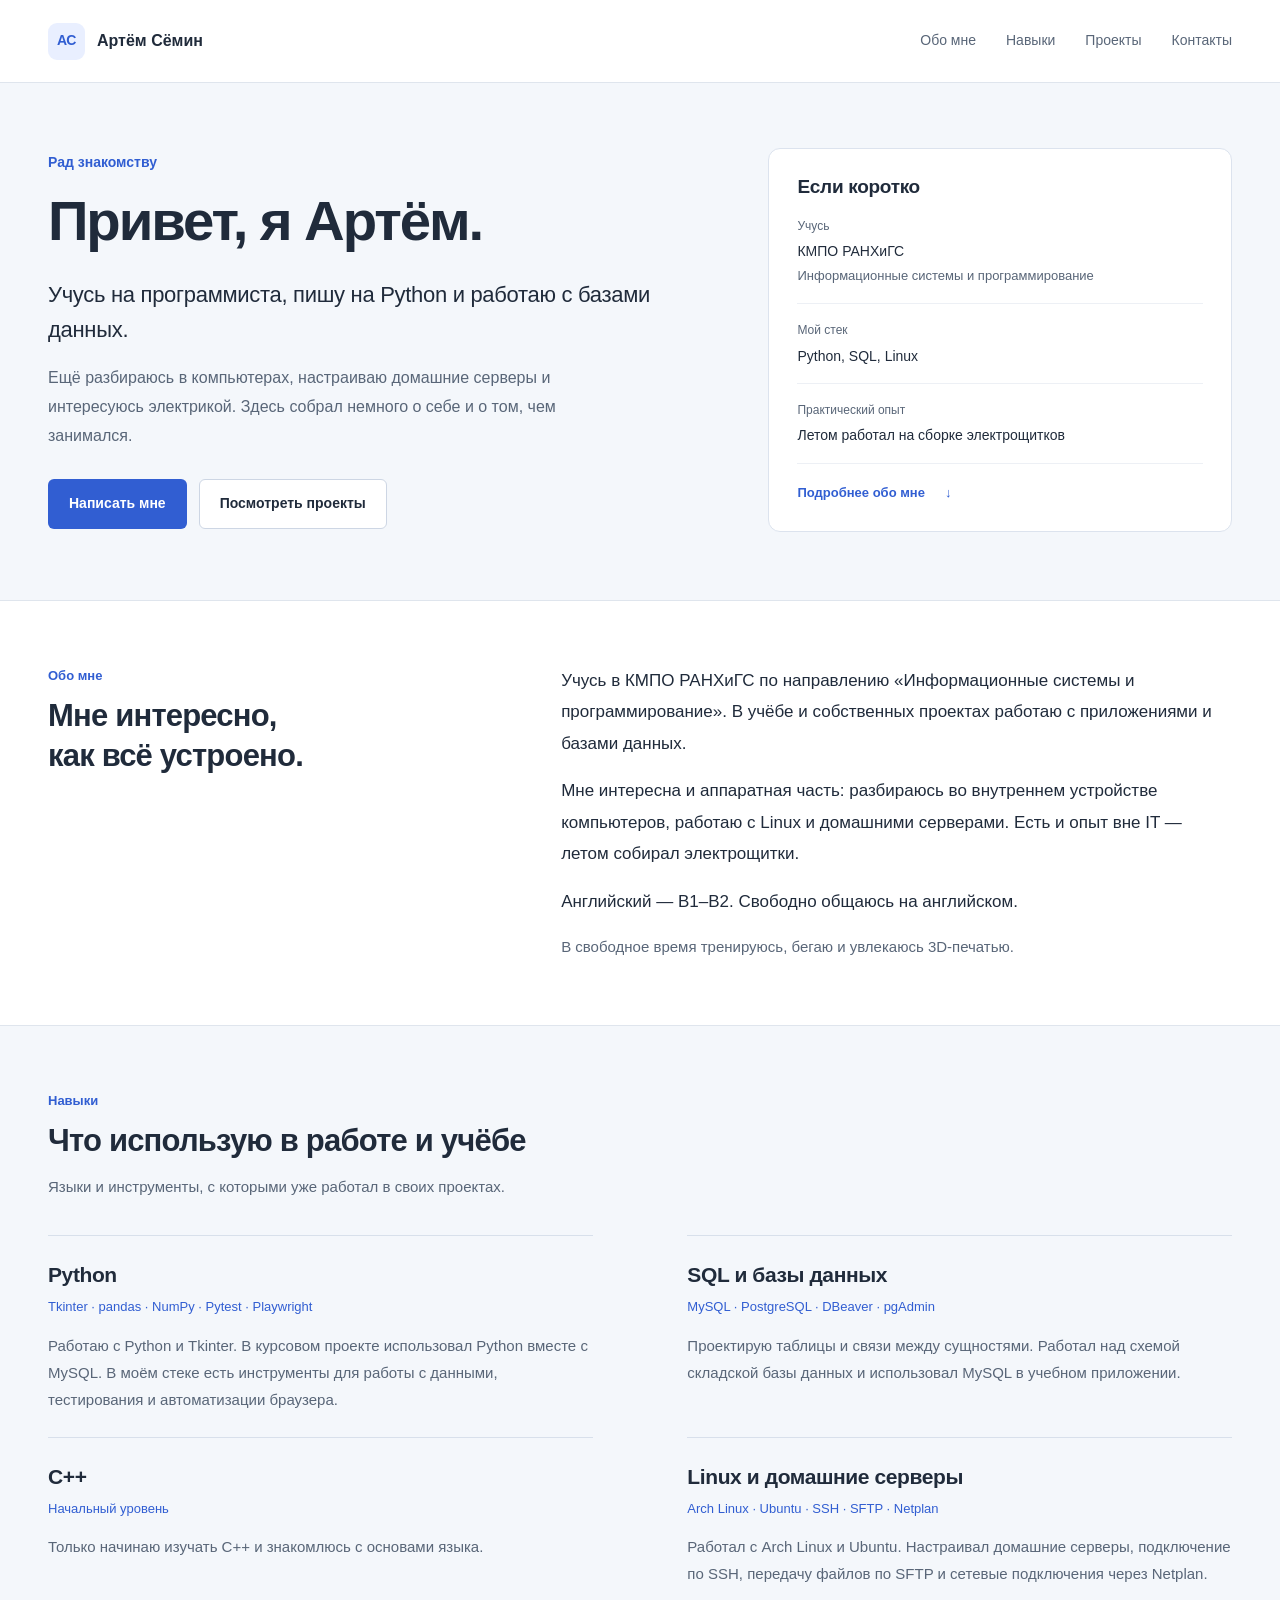
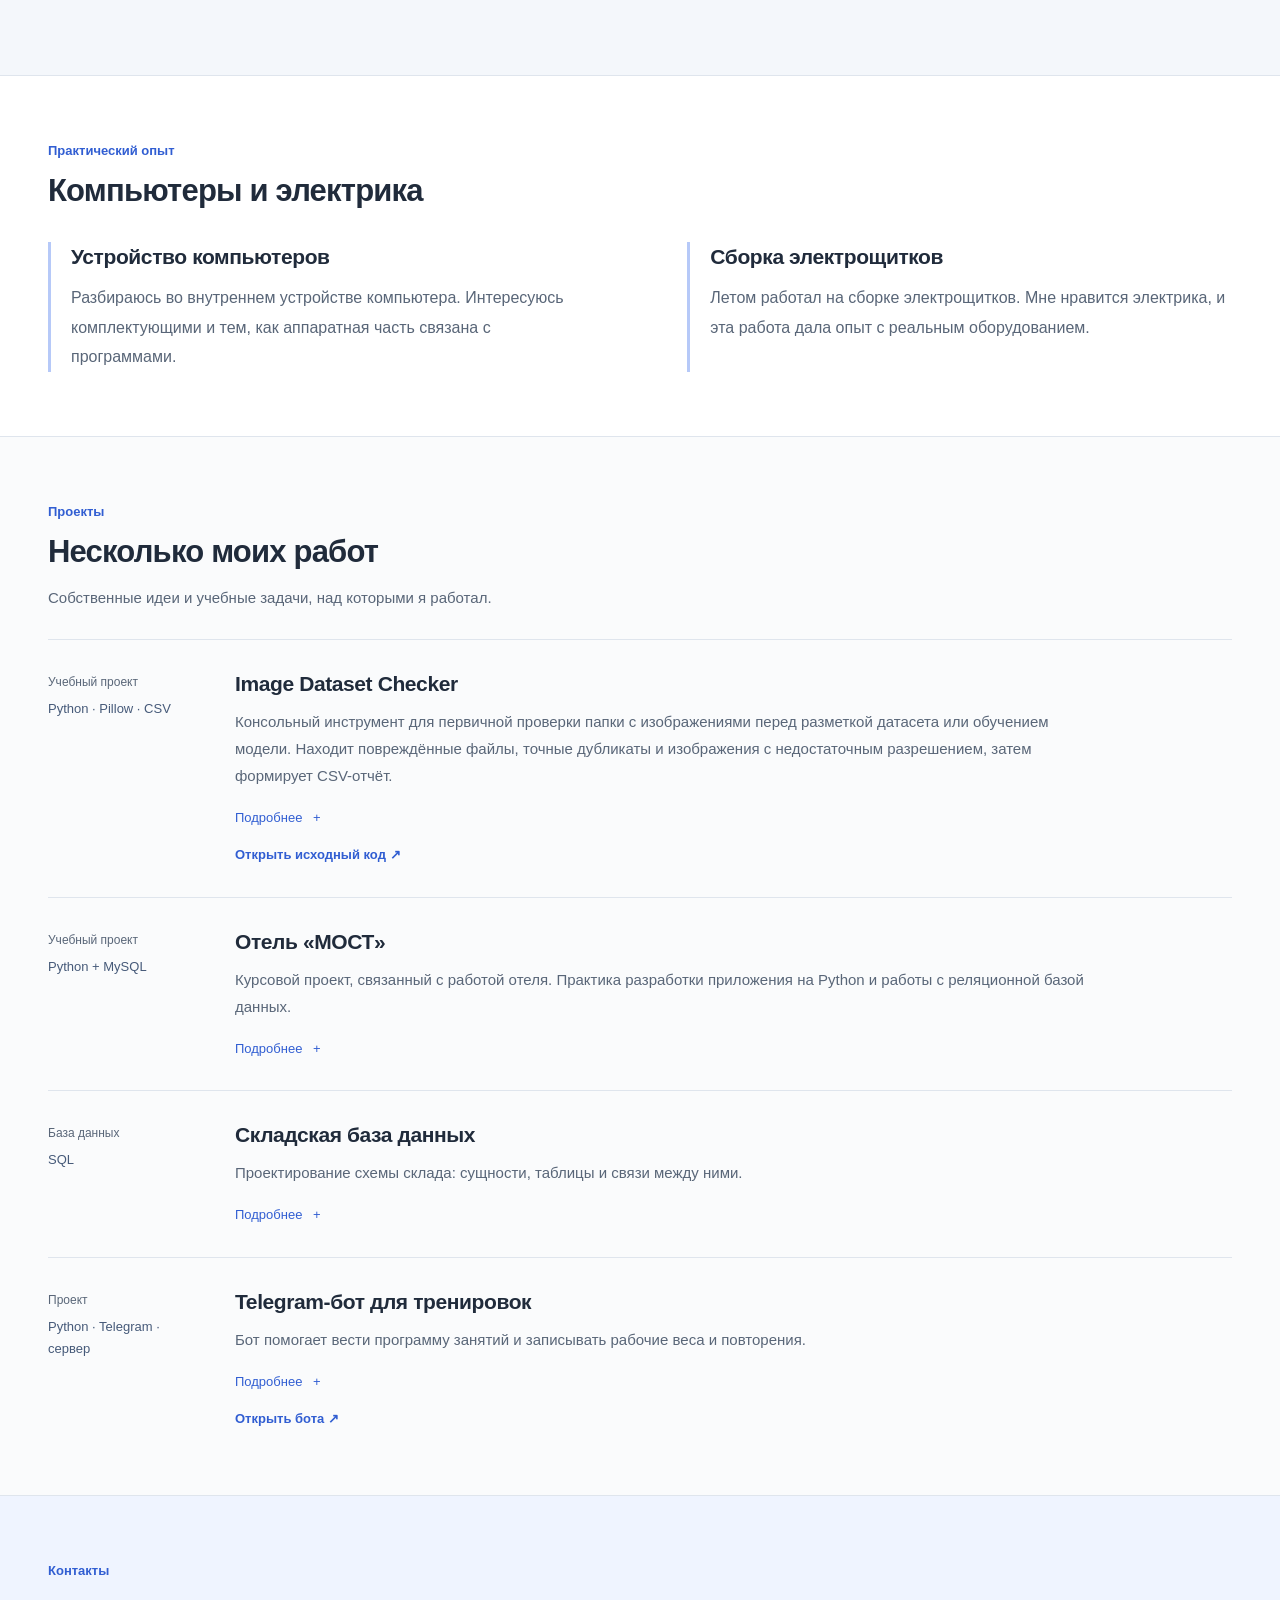
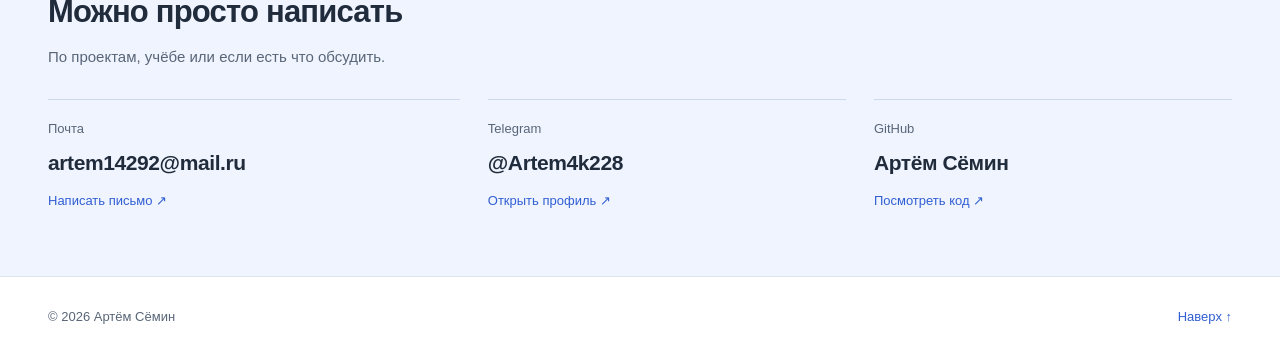
<file: index.html>
<!doctype html>
<html lang="ru">
<head>
  <meta charset="utf-8">
  <meta name="viewport" content="width=device-width, initial-scale=1">
  <meta name="description" content="Личный сайт Артёма Сёмина: программирование, компьютеры, электрика. Мои навыки, опыт, проекты и контакты.">
  <meta name="theme-color" content="#ffffff">
  <meta property="og:title" content="Артём Сёмин — личный сайт">
  <meta property="og:description" content="Обо мне, моих навыках и проектах. Python, SQL, Linux и техника.">
  <meta property="og:type" content="website">
  <title>Артём Сёмин — личный сайт</title>
  <link rel="icon" href="assets/favicon.svg" type="image/svg+xml">
  <link rel="stylesheet" href="styles.css">
  <script src="data.js?v=4" defer></script>
  <script src="app.js" defer></script>
</head>
<body>
  <a class="skip-link" href="#main">Перейти к содержанию</a>
  <div id="top">
    <header class="site-header"><div class="container header-inner">
      <a class="brand" href="#top" aria-label="Артём Сёмин — наверх"><span class="brand-initials" aria-hidden="true">АС</span><span>Артём Сёмин</span></a>
      <nav class="nav" aria-label="Навигация"><a href="#about">Обо мне</a><a href="#skills">Навыки</a><a href="#projects">Проекты</a><a href="#contact">Контакты</a></nav>
    </div></header>
    <main id="main">
      <section class="hero" aria-labelledby="hero-title"><div class="container hero-layout">
        <div class="hero-copy"><p class="hello">Рад знакомству</p><h1 id="hero-title">Привет, я Артём.</h1><p class="hero-lead">Учусь на программиста, пишу на Python и работаю с базами данных.</p><p class="hero-description">Ещё разбираюсь в компьютерах, настраиваю домашние серверы и интересуюсь электрикой. Здесь собрал немного о себе и о том, чем занимался.</p><div class="hero-actions"><a class="button primary" href="#contact">Написать мне</a><a class="button secondary" href="#projects">Посмотреть проекты</a></div></div>
        <aside class="quick-about" aria-labelledby="quick-title"><h2 id="quick-title">Если коротко</h2><dl><div><dt>Учусь</dt><dd>КМПО РАНХиГС<br><span>Информационные системы и программирование</span></dd></div><div><dt>Мой стек</dt><dd>Python, SQL, Linux</dd></div><div><dt>Практический опыт</dt><dd>Летом работал на сборке электрощитков</dd></div></dl><a href="#about">Подробнее обо мне <span aria-hidden="true">↓</span></a></aside>
      </div></section>

      <section class="section about-section" id="about" aria-labelledby="about-title"><div class="container about-layout"><div><p class="eyebrow">Обо мне</p><h2 id="about-title">Мне интересно, <br>как всё устроено.</h2></div><div class="about-copy"><p>Учусь в КМПО РАНХиГС по направлению «Информационные системы и программирование». В учёбе и собственных проектах работаю с приложениями и базами данных.</p><p>Мне интересна и аппаратная часть: разбираюсь во внутреннем устройстве компьютеров, работаю с Linux и домашними серверами. Есть и опыт вне IT — летом собирал электрощитки.</p><p>Английский — B1–B2. Свободно общаюсь на английском.</p><p class="personal-note">В свободное время тренируюсь, бегаю и увлекаюсь 3D-печатью.</p></div></div></section>

      <section class="section skills-section" id="skills" aria-labelledby="skills-title"><div class="container"><div class="section-heading"><p class="eyebrow">Навыки</p><h2 id="skills-title">Что использую в работе и учёбе</h2><p>Языки и инструменты, с которыми уже работал в своих проектах.</p></div><div class="skills-grid">
        <article class="skill"><h3>Python</h3><p class="tools">Tkinter · pandas · NumPy · Pytest · Playwright</p><p>Работаю с Python и Tkinter. В курсовом проекте использовал Python вместе с MySQL. В моём стеке есть инструменты для работы с данными, тестирования и автоматизации браузера.</p></article>
        <article class="skill"><h3>SQL и базы данных</h3><p class="tools">MySQL · PostgreSQL · DBeaver · pgAdmin</p><p>Проектирую таблицы и связи между сущностями. Работал над схемой складской базы данных и использовал MySQL в учебном приложении.</p></article>
        <article class="skill"><h3>C++</h3><p class="tools">Начальный уровень</p><p>Только начинаю изучать C++ и знакомлюсь с основами языка.</p></article>
        <article class="skill"><h3>Linux и домашние серверы</h3><p class="tools">Arch Linux · Ubuntu · SSH · SFTP · Netplan</p><p>Работал с Arch Linux и Ubuntu. Настраивал домашние серверы, подключение по SSH, передачу файлов по SFTP и сетевые подключения через Netplan.</p></article>
      </div></div></section>

      <section class="section practice-section" id="practice" aria-labelledby="practice-title"><div class="container"><div class="section-heading"><p class="eyebrow">Практический опыт</p><h2 id="practice-title">Компьютеры и электрика</h2></div><div class="practice-grid"><article><h3>Устройство компьютеров</h3><p>Разбираюсь во внутреннем устройстве компьютера. Интересуюсь комплектующими и тем, как аппаратная часть связана с программами.</p></article><article><h3>Сборка электрощитков</h3><p>Летом работал на сборке электрощитков. Мне нравится электрика, и эта работа дала опыт с реальным оборудованием.</p></article></div></div></section>

      <section class="section projects-section" id="projects" aria-labelledby="projects-title"><div class="container"><div class="section-heading"><p class="eyebrow">Проекты</p><h2 id="projects-title">Несколько моих работ</h2><p>Собственные идеи и учебные задачи, над которыми я работал.</p></div><div class="project-list">
        <article class="project" id="project-image-dataset-checker"><div class="project-side"><span>Учебный проект</span><strong>Python · Pillow · CSV</strong></div><div class="project-body"><h3>Image Dataset Checker</h3><p>Консольный инструмент для первичной проверки папки с изображениями перед разметкой датасета или обучением модели. Находит повреждённые файлы, точные дубликаты и изображения с недостаточным разрешением, затем формирует CSV-отчёт.</p><details><summary>Подробнее</summary><p>Проект рекурсивно обрабатывает BMP, GIF, JPEG, PNG, TIFF и WEBP, определяет формат и размеры изображения, считает SHA-256 для поиска точных копий и сохраняет результаты в отчёт.</p><p>Это учебный проект. Он помогает подготовить исходные изображения к следующему этапу работы, но не оценивает качество разметки объектов.</p></details><a class="project-link" data-project-link="dataset-checker" hidden target="_blank" rel="noopener noreferrer">Открыть исходный код ↗</a></div></article>
        <article class="project" id="project-hotel"><div class="project-side"><span>Учебный проект</span><strong>Python + MySQL</strong></div><div class="project-body"><h3>Отель «МОСТ»</h3><p>Курсовой проект, связанный с работой отеля. Практика разработки приложения на Python и работы с реляционной базой данных.</p><details><summary>Подробнее</summary><p>Работал над проектом в PyCharm с использованием Python и MySQL, а также готовил отчёт и проектную документацию.</p></details><a class="project-link" data-project-link="hotel" hidden target="_blank" rel="noopener noreferrer">Открыть проект ↗</a></div></article>
        <article class="project" id="project-warehouse"><div class="project-side"><span>База данных</span><strong>SQL</strong></div><div class="project-body"><h3>Складская база данных</h3><p>Проектирование схемы склада: сущности, таблицы и связи между ними.</p><details><summary>Подробнее</summary><p>Продумывал структуру базы и уточнял связи между сущностями. Основной фокус — понятная реляционная схема для будущего приложения.</p></details><a class="project-link" data-project-link="warehouse" hidden target="_blank" rel="noopener noreferrer">Открыть проект ↗</a></div></article>
        <article class="project" id="project-training-bot"><div class="project-side"><span>Проект</span><strong>Python · Telegram · сервер</strong></div><div class="project-body"><h3>Telegram-бот для тренировок</h3><p>Бот помогает вести программу занятий и записывать рабочие веса и повторения.</p><details><summary>Подробнее</summary><p>Проект написан на Python с использованием aiogram и aiomysql. Для размещения бота я настраивал собственный сервер.</p></details><a class="project-link" data-project-link="training-bot" hidden target="_blank" rel="noopener noreferrer">Открыть бота ↗</a></div></article>
      </div></div></section>

      <section class="section contact-section" id="contact" aria-labelledby="contact-title"><div class="container"><div class="contact-heading"><div><p class="eyebrow">Контакты</p><h2 id="contact-title">Можно просто написать</h2><p id="contact-note">По проектам, учёбе или если есть что обсудить.</p></div></div><div class="contact-list"><a data-contact="email" hidden><span class="contact-kind">Почта</span><span class="contact-value"></span><span class="contact-hint">Написать письмо ↗</span></a><a data-contact="telegram" hidden target="_blank" rel="noopener noreferrer"><span class="contact-kind">Telegram</span><span class="contact-value"></span><span class="contact-hint">Открыть профиль ↗</span></a><a data-contact="github" hidden target="_blank" rel="noopener noreferrer"><span class="contact-kind">GitHub</span><span class="contact-value"></span><span class="contact-hint">Посмотреть код ↗</span></a></div><noscript><p class="no-script">Для отображения контактов из файла настроек нужен JavaScript.</p></noscript></div></section>
    </main>
    <footer class="site-footer"><div class="container footer-inner"><span>© <span id="year">2026</span> Артём Сёмин</span><a href="#top">Наверх ↑</a></div></footer>
  </div>
</body>
</html>
</file>
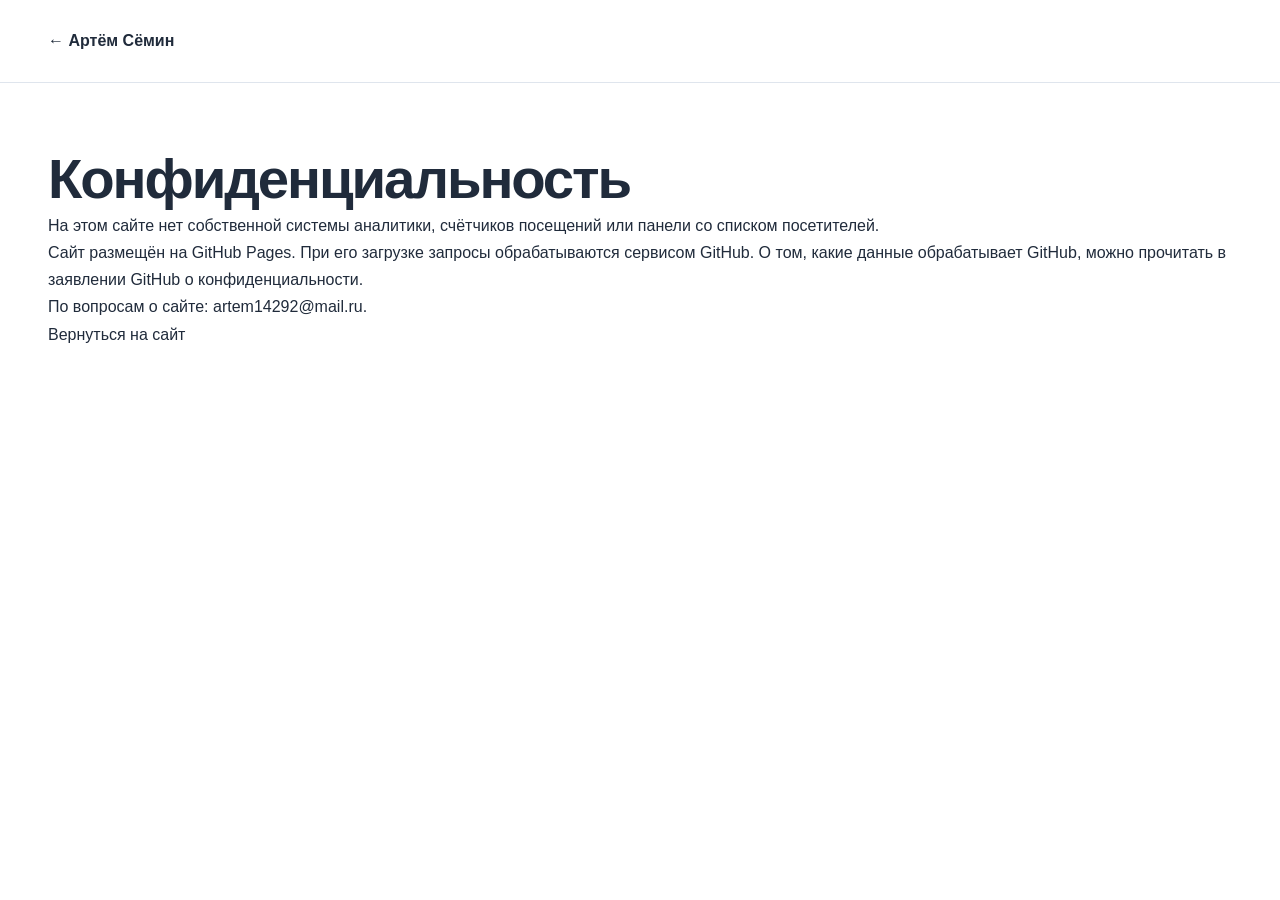
<file: privacy.html>
<!doctype html>
<html lang="ru">
<head>
  <meta charset="utf-8">
  <meta name="viewport" content="width=device-width, initial-scale=1">
  <title>Конфиденциальность — Артём Сёмин</title>
  <meta name="robots" content="noindex">
  <link rel="stylesheet" href="styles.css">
  <link rel="icon" href="assets/favicon.svg" type="image/svg+xml">
</head>
<body>
  <header class="site-header"><div class="container header-inner"><a class="brand" href="index.html">← Артём Сёмин</a></div></header>
  <main class="container section">
    <h1>Конфиденциальность</h1>
    <p>На этом сайте нет собственной системы аналитики, счётчиков посещений или панели со списком посетителей.</p>
    <p>Сайт размещён на GitHub Pages. При его загрузке запросы обрабатываются сервисом GitHub. О том, какие данные обрабатывает GitHub, можно прочитать в <a href="https://docs.github.com/en/site-policy/privacy-policies/github-general-privacy-statement">заявлении GitHub о конфиденциальности</a>.</p>
    <p>По вопросам о сайте: <a href="mailto:artem14292@mail.ru">artem14292@mail.ru</a>.</p>
    <p><a href="index.html">Вернуться на сайт</a></p>
  </main>
</body>
</html>
</file>
<file: styles.css>
:root {
  color-scheme: light;
  --ink: #202b3b;
  --muted: #596678;
  --blue: #315ed2;
  --blue-dark: #2449aa;
  --line: #dfe5ed;
  --soft: #f4f7fb;
  --font: "Segoe UI", Arial, sans-serif;
}
* { box-sizing: border-box; }
html { scroll-behavior: smooth; scroll-padding-top: 105px; }
body { margin: 0; font: 16px/1.7 var(--font); color: var(--ink); background: white; -webkit-font-smoothing: antialiased; }
h1,h2,h3,p,dl,dd { margin: 0; }
a { color: inherit; text-decoration: none; }
img { display: block; max-width: 100%; height: auto; }
[hidden] { display: none !important; }
::selection { background: #dce7ff; }
a,summary { -webkit-tap-highlight-color: transparent; touch-action: manipulation; }
a:focus-visible,summary:focus-visible { outline: 3px solid #8daafa; outline-offset: 5px; }
.container { width: min(1240px, calc(100% - 96px)); margin-inline: auto; }
.skip-link { position: absolute; top: -70px; left: 20px; z-index: 30; background: var(--ink); color: white; padding: 12px 20px; }
.skip-link:focus { top: 10px; }
.site-header { position: sticky; top: 0; z-index: 20; background: #fffffffa; border-bottom: 1px solid var(--line); }
.header-inner { min-height: 82px; display: flex; align-items: center; justify-content: space-between; gap: 24px; }
.brand { display: flex; align-items: center; gap: 12px; font-size: 16px; font-weight: 650; white-space: nowrap; }
.brand-initials { display: grid; place-items: center; width: 37px; height: 37px; border-radius: 9px; background: #e9efff; color: var(--blue); font-size: 14px; letter-spacing: -.5px; }
.nav { display: flex; gap: 30px; font-size: 14px; color: var(--muted); }
.nav a { padding-block: 12px; }
.nav a:hover,.nav a[aria-current="location"] { color: var(--blue); }
.hero { background: var(--soft); border-bottom: 1px solid var(--line); }
.hero-layout { display: grid; grid-template-columns: 1.35fr 1fr; gap: 8%; align-items: center; padding-block: 65px 68px; }
.hello { color: var(--blue); font-size: 14px; font-weight: 600; margin-bottom: 14px; }
h1 { font-size: clamp(38px,4.4vw,60px); font-weight: 650; line-height: 1.15; letter-spacing: -2.1px; }
.hero-lead { font-size: 22px; line-height: 1.6; margin-top: 23px; max-width: 620px; letter-spacing: -.3px; }
.hero-description { color: var(--muted); font-size: 16px; line-height: 1.8; margin-top: 17px; max-width: 590px; }
.hero-actions { display: flex; flex-wrap: wrap; gap: 12px; margin-top: 28px; }
.button { display: inline-flex; align-items: center; justify-content: center; padding: 12px 20px; border-radius: 6px; font-size: 14px; font-weight: 600; border: 1px solid transparent; transition: background .15s; }
.primary { background: var(--blue); color: white; }
.primary:hover { background: var(--blue-dark); }
.secondary { border-color: #cdd6e4; background: white; }
.secondary:hover { background: #edf2fa; }
.quick-about { border: 1px solid #dce3ee; border-radius: 12px; background: white; padding: 26px 28px; }
.quick-about h2 { font-size: 19px; letter-spacing: -.3px; font-weight: 650; }
.quick-about dl > div { padding-block: 16px; border-bottom: 1px solid #edf0f5; }
.quick-about dt { font-size: 12px; color: var(--muted); margin-bottom: 4px; }
.quick-about dd { font-size: 14px; line-height: 1.6; font-weight: 500; }
.quick-about dd span { display: block; font-weight: 400; color: var(--muted); font-size: 13px; margin-top: 4px; }
.quick-about > a { display: inline-flex; align-items: center; gap: 20px; color: var(--blue); font-size: 13px; font-weight: 600; margin-top: 18px; }
.section { padding-block: 64px; }
.eyebrow { color: var(--blue); font-size: 13px; font-weight: 600; margin-bottom: 9px; }
h2 { font-size: 31px; line-height: 1.3; font-weight: 650; letter-spacing: -.8px; }
.about-layout { display: grid; grid-template-columns: 1fr 1.65fr; gap: 9%; }
.about-copy { font-size: 17px; line-height: 1.85; }
.about-copy > p + p { margin-top: 16px; }
.personal-note { color: var(--muted); font-size: 15px; }
.skills-section { background: var(--soft); border-block: 1px solid var(--line); }
.section-heading > p:last-child:not(.eyebrow) { color: var(--muted); margin-top: 13px; font-size: 15px; }
.skills-grid { display: grid; grid-template-columns: repeat(2,minmax(0,1fr)); column-gap: 8%; margin-top: 35px; }
.skill { padding: 24px 0; border-top: 1px solid #d8e0eb; }
h3 { font-size: 21px; line-height: 1.4; font-weight: 650; letter-spacing: -.4px; }
.tools { color: var(--blue); font-size: 13px; line-height: 1.8; margin-top: 6px; }
.skill > p:last-child { margin-top: 13px; color: var(--muted); font-size: 15px; line-height: 1.8; }
.practice-grid { display: grid; grid-template-columns: repeat(2,minmax(0,1fr)); gap: 8%; margin-top: 30px; }
.practice-grid article { padding-left: 20px; border-left: 3px solid #b6c9f8; }
.practice-grid p { font-size: 16px; color: var(--muted); line-height: 1.85; margin-top: 12px; }
.projects-section { background: #fafbfc; border-block: 1px solid var(--line); }
.project-list { margin-top: 28px; }
.project { display: grid; grid-template-columns: 155px 1fr; gap: 32px; padding: 29px 0; border-top: 1px solid var(--line); }
.project:last-child { padding-bottom: 0; }
.project-side { padding-top: 3px; }
.project-side > span { display: block; font-size: 12px; color: var(--muted); }
.project-side strong { display: block; color: #465a79; font-size: 13px; font-weight: 500; margin-top: 6px; }
.project-side img { width: 155px; border-radius: 5px; margin-bottom: 9px; }
.project-body { max-width: 850px; }
.project-body > p { margin-top: 10px; color: var(--muted); font-size: 15px; line-height: 1.8; }
details { margin-top: 14px; }
summary { display: inline-block; color: var(--blue); cursor: pointer; font-size: 13px; list-style: none; font-weight: 500; }
summary::-webkit-details-marker { display: none; }
summary:after { content: " +"; margin-left: 7px; }
details[open] summary:after { content: " −"; }
details > p { color: var(--muted); font-size: 14px; line-height: 1.85; margin-top: 12px; }
.project-link { color: var(--blue); font-size: 13px; font-weight: 600; display: inline-block; margin-top: 14px; }
.contact-section { background: #eff4ff; }
.contact-heading p:last-child { margin-top: 12px; color: var(--muted); font-size: 15px; }
.contact-list { display: grid; grid-template-columns: 1.15fr 1fr 1fr; gap: 28px; margin-top: 30px; }
.contact-list a { display: flex; flex-direction: column; align-items: flex-start; border-top: 1px solid #ccd9f1; padding-top: 18px; }
.contact-kind { color: var(--muted); font-size: 13px; }
.contact-value { font-size: 21px; font-weight: 600; letter-spacing: -.4px; margin-top: 5px; overflow-wrap: anywhere; }
.contact-hint { color: var(--blue); font-size: 13px; margin-top: 9px; }
.contact-list a:hover .contact-value { color: var(--blue); }
.no-script { color: var(--muted); margin-top: 20px; }
.site-footer { background: white; border-top: 1px solid var(--line); }
.footer-inner { min-height: 79px; display: flex; align-items: center; justify-content: space-between; gap: 20px; color: var(--muted); font-size: 13px; }
.footer-inner a { color: var(--blue); }
@media(min-width:1600px){.container{width:min(1400px,calc(100% - 140px))}.hero-layout{padding-block:85px;gap:10%}.hero-lead{font-size:24px}.hero-description{font-size:17px}.quick-about{padding:32px}.section{padding-block:76px}}
@media(max-width:1000px){.container{width:calc(100% - 64px)}.hero-layout{gap:6%;grid-template-columns:1.3fr 1fr;padding-block:48px}h1{font-size:44px}.hero-lead{font-size:20px}.hero-description{font-size:15px}.quick-about{padding:23px}.button{font-size:13px;padding:11px 15px}.about-layout{gap:7%}.contact-value{font-size:18px}.project{grid-template-columns:140px 1fr}.project-side img{width:140px}}
@media(max-width:800px){.container{width:calc(100% - 48px)}.header-inner{min-height:76px}.brand{font-size:15px;gap:10px}.brand-initials{width:32px;height:32px;font-size:12px}.nav{gap:20px;font-size:13px}.hero-layout{grid-template-columns:1fr;gap:30px;padding-block:42px}.hero-copy{max-width:650px}.hero-lead{font-size:22px}.hero-description{font-size:16px;max-width:630px}h1{font-size:48px}.quick-about{padding:22px 24px}.quick-about dl{display:grid;grid-template-columns:repeat(3,minmax(0,1fr));gap:22px}.quick-about dl>div{border-bottom:0;padding-block:14px 0}.quick-about>a{margin-top:20px}.quick-about dd{font-size:13px}.quick-about dd span{font-size:12px}.section{padding-block:49px}h2{font-size:28px}.about-layout{grid-template-columns:1fr 1.6fr;gap:6%}.about-copy{font-size:15px}.skills-grid{column-gap:6%}.skill>p:last-child{font-size:14px}.tools{font-size:12px}.practice-grid{gap:6%}.practice-grid p{font-size:14px}.contact-list{gap:24px}.contact-value{font-size:16px}.contact-hint{font-size:12px}}
@media(max-width:600px){html{scroll-padding-top:126px}.container{width:calc(100% - 40px)}.header-inner{padding-block:13px 10px;min-height:104px;display:block}.brand{font-size:15px;gap:10px}.brand-initials{width:30px;height:30px;font-size:11px}.nav{justify-content:space-between;margin-top:8px;font-size:12px;gap:12px}.nav a{padding-block:4px}.hero-layout{padding-block:32px 34px;gap:26px}.hello{font-size:13px;margin-bottom:12px}h1{font-size:38px;letter-spacing:-1.5px}.hero-lead{font-size:20px;line-height:1.55;margin-top:18px}.hero-description{font-size:15px;line-height:1.8;margin-top:15px}.hero-actions{margin-top:23px;gap:9px}.button{padding:12px 15px;font-size:13px}.quick-about{display:none;padding:20px}.quick-about h2{font-size:18px}.quick-about dl{display:block}.quick-about dl>div{border-bottom:1px solid #edf0f5;padding-block:13px}.quick-about dt{font-size:11px}.quick-about dd{font-size:13px}.quick-about dd span{font-size:12px;margin-top:3px}.quick-about>a{font-size:12px;margin-top:15px}.section{padding-block:39px}.eyebrow{font-size:12px}h2{font-size:27px;letter-spacing:-.7px}.about-layout{grid-template-columns:1fr;gap:22px}.about-layout h2 br{display:none}.about-copy{font-size:15px;line-height:1.85}.personal-note{font-size:14px}.section-heading>p:last-child:not(.eyebrow){font-size:14px}.skills-grid{grid-template-columns:1fr;margin-top:23px}.skill{padding-block:21px}.skill:last-child{padding-bottom:0}h3{font-size:20px}.tools{font-size:12px}.skill>p:last-child{font-size:14px}.practice-grid{grid-template-columns:1fr;gap:26px;margin-top:23px}.practice-grid article{padding-left:16px}.practice-grid p{font-size:14px;margin-top:9px}.project{grid-template-columns:1fr;gap:12px;padding-block:23px}.project-side{display:flex;align-items:center;gap:14px;padding:0}.project-side strong{font-size:12px;margin:0}.project-side>span{font-size:11px}.project-side img{width:110px;margin:0}.project-body>p{font-size:14px}.project-body h3{font-size:21px}details>p{font-size:13px}.contact-list{grid-template-columns:1fr;gap:22px;margin-top:25px}.contact-list a{display:grid;grid-template-columns:1fr auto;align-items:baseline;gap:0 15px;padding-top:15px}.contact-kind{font-size:12px}.contact-value{grid-column:1;font-size:20px;margin-top:4px}.contact-hint{grid-column:2;grid-row:2;font-size:11px;margin-top:0}.contact-heading p:last-child{font-size:14px}.footer-inner{font-size:12px;min-height:75px}}
@media(max-width:360px){.container{width:calc(100% - 32px)}h1{font-size:34px}.hero-lead{font-size:19px}.button{font-size:12px;padding:11px 12px}.contact-value{font-size:18px}.contact-hint{font-size:10px}.contact-list a{gap:0 9px}.nav{font-size:11px}}
@media(prefers-reduced-motion:reduce){html{scroll-behavior:auto}*,*:before,*:after{transition:none!important;animation:none!important}}
</file>
